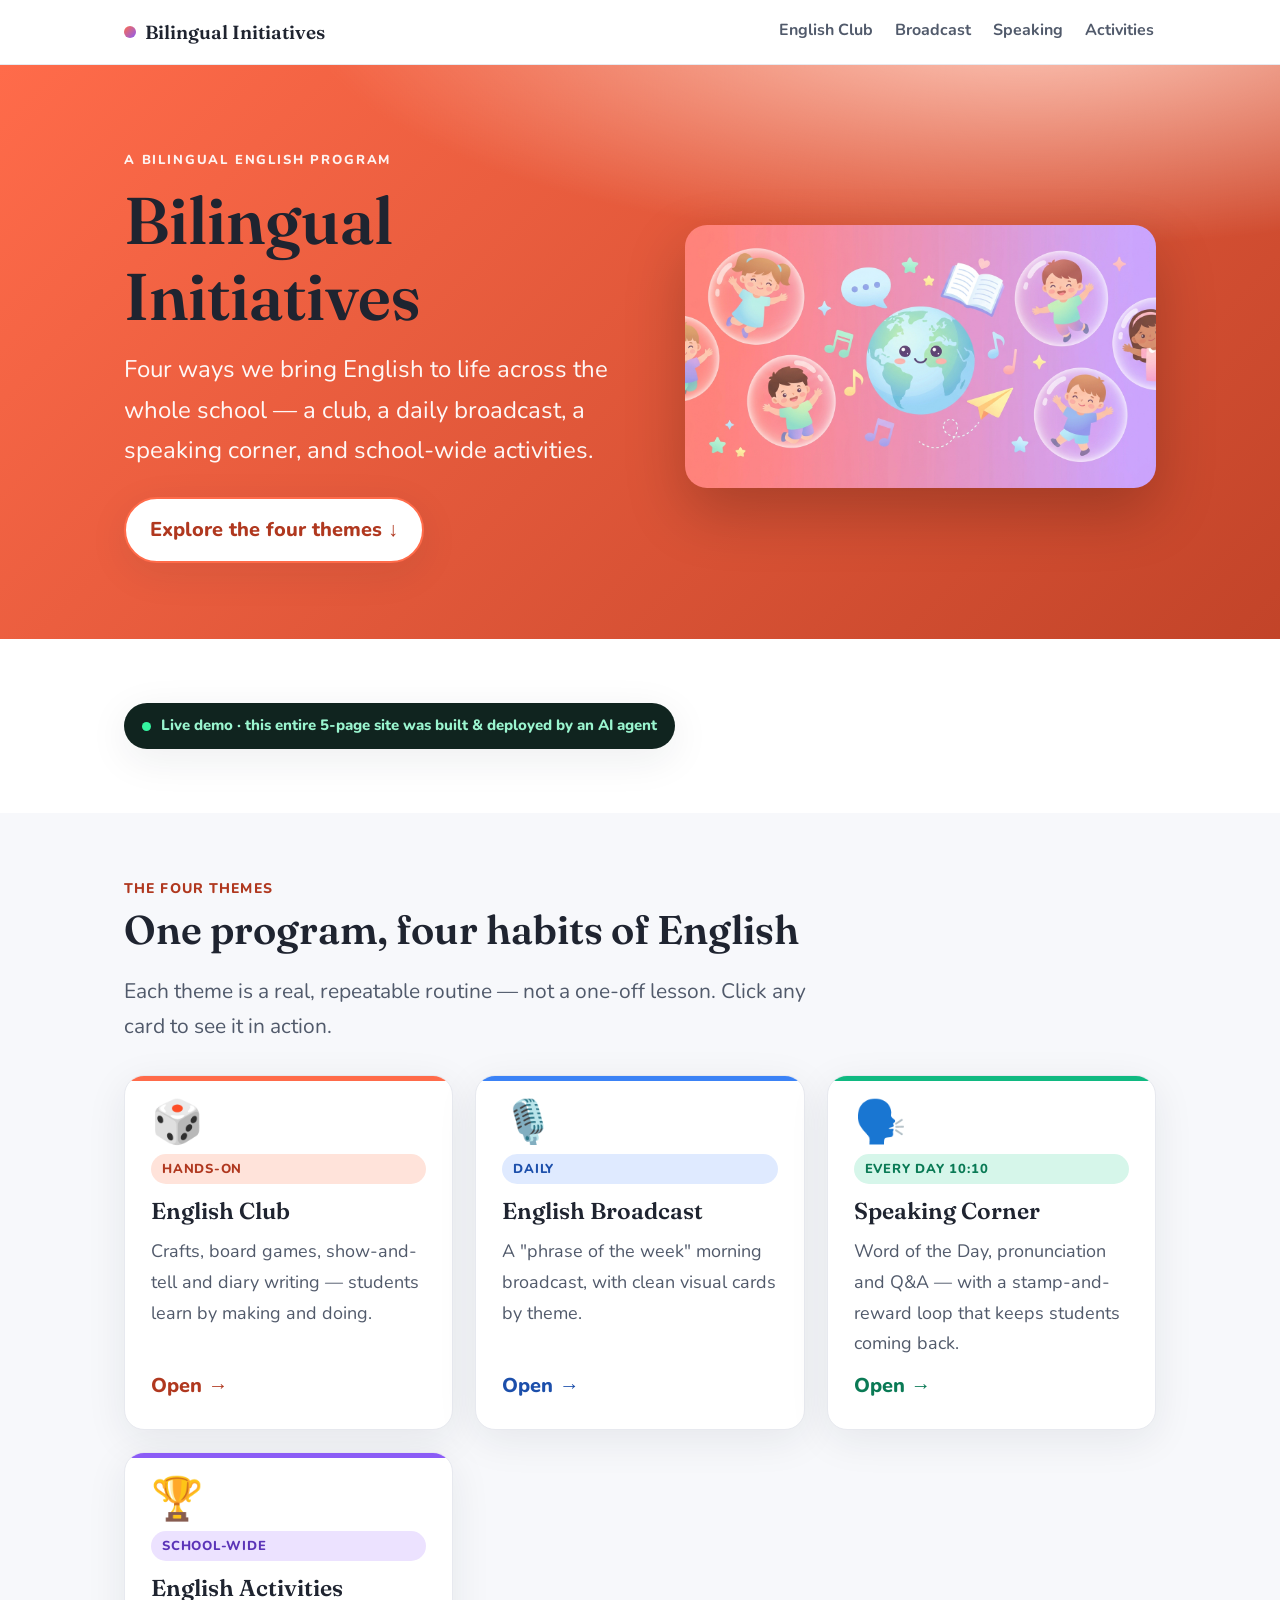
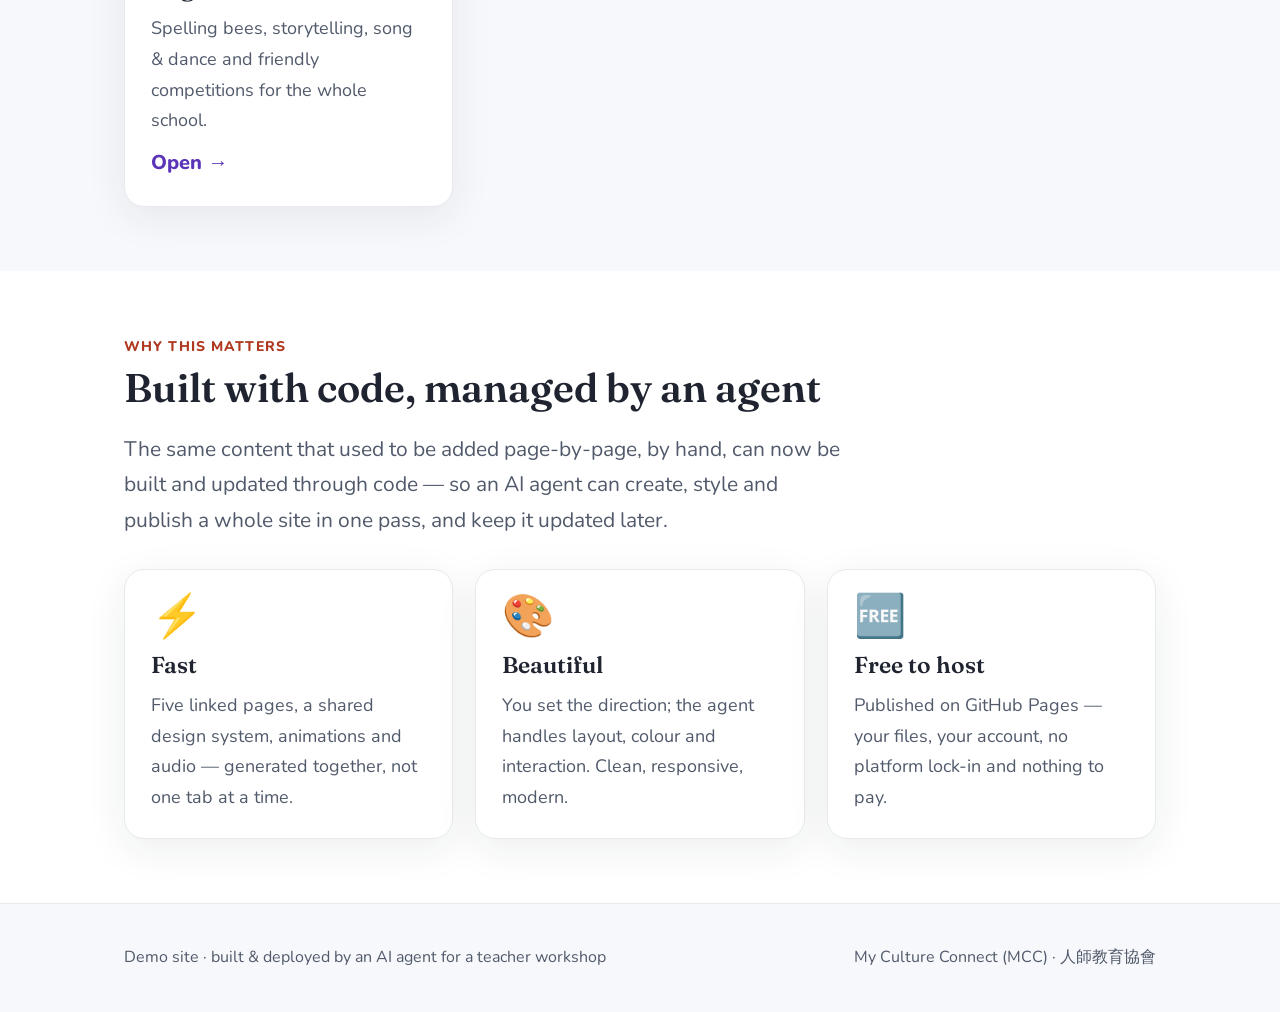
<file: index.html>
<!DOCTYPE html>
<html lang="en">
<head>
<meta charset="UTF-8">
<meta name="viewport" content="width=device-width, initial-scale=1.0">
<title>Bilingual Initiatives — Demo</title>
<meta name="description" content="A demo bilingual-English program site — built and deployed by an AI agent.">
<link rel="preconnect" href="https://fonts.googleapis.com">
<link rel="preconnect" href="https://fonts.gstatic.com" crossorigin>
<link href="https://fonts.googleapis.com/css2?family=Fraunces:opsz,wght@9..144,500;9..144,600;9..144,700&family=Nunito:wght@400;600;700;800&display=swap" rel="stylesheet">
<link rel="stylesheet" href="assets/css/style.css">
<link rel="icon" href="data:image/svg+xml,<svg xmlns='http://www.w3.org/2000/svg' viewBox='0 0 100 100'><text y='.9em' font-size='90'>🌏</text></svg>">
</head>
<body data-accent="club">

<nav class="nav">
  <div class="wrap">
    <a class="brand" href="index.html"><span class="dot"></span> Bilingual Initiatives</a>
    <div class="menu">
      <a class="link" href="english-club.html">English Club</a>
      <a class="link" href="broadcast.html">Broadcast</a>
      <a class="link" href="speaking.html">Speaking</a>
      <a class="link" href="activities.html">Activities</a>
    </div>
  </div>
</nav>

<header class="hero with-art">
  <div class="wrap">
    <div>
      <div class="eyebrow">A Bilingual English Program</div>
      <h1>Bilingual Initiatives</h1>
      <p class="lede">Four ways we bring English to life across the whole school — a club, a daily broadcast, a speaking corner, and school-wide activities.</p>
      <div class="cta-row">
        <a class="btn ghost" href="#themes">Explore the four themes ↓</a>
      </div>
    </div>
    <figure class="hero-art"><img src="assets/img/hero-home.png" alt="Children learning English around a friendly globe" loading="eager"></figure>
  </div>
</header>

<section class="block">
  <div class="wrap">
    <div class="demo-badge rvl"><span class="pip"></span> Live demo · this entire 5-page site was built &amp; deployed by an AI agent</div>
  </div>
</section>

<section class="block alt" id="themes">
  <div class="wrap">
    <p class="kicker">The Four Themes</p>
    <h2>One program, four habits of English</h2>
    <p class="intro">Each theme is a real, repeatable routine — not a one-off lesson. Click any card to see it in action.</p>
    <div class="grid">
      <a class="theme club rvl card" href="english-club.html">
        <span class="ic">🎲</span>
        <span class="tag">Hands-on</span>
        <h3>English Club</h3>
        <p>Crafts, board games, show-and-tell and diary writing — students learn by making and doing.</p>
        <span class="go">Open →</span>
      </a>
      <a class="theme broadcast rvl card" href="broadcast.html">
        <span class="ic">🎙️</span>
        <span class="tag">Daily</span>
        <h3>English Broadcast</h3>
        <p>A "phrase of the week" morning broadcast, with clean visual cards by theme.</p>
        <span class="go">Open →</span>
      </a>
      <a class="theme speaking rvl card" href="speaking.html">
        <span class="ic">🗣️</span>
        <span class="tag">Every day 10:10</span>
        <h3>Speaking Corner</h3>
        <p>Word of the Day, pronunciation and Q&amp;A — with a stamp-and-reward loop that keeps students coming back.</p>
        <span class="go">Open →</span>
      </a>
      <a class="theme activities rvl card" href="activities.html">
        <span class="ic">🏆</span>
        <span class="tag">School-wide</span>
        <h3>English Activities</h3>
        <p>Spelling bees, storytelling, song &amp; dance and friendly competitions for the whole school.</p>
        <span class="go">Open →</span>
      </a>
    </div>
  </div>
</section>

<section class="block">
  <div class="wrap">
    <p class="kicker">Why this matters</p>
    <h2>Built with code, managed by an agent</h2>
    <p class="intro">The same content that used to be added page-by-page, by hand, can now be built and updated through code — so an AI agent can create, style and publish a whole site in one pass, and keep it updated later.</p>
    <div class="grid">
      <div class="card rvl"><span class="ic">⚡</span><h3>Fast</h3><p>Five linked pages, a shared design system, animations and audio — generated together, not one tab at a time.</p></div>
      <div class="card rvl"><span class="ic">🎨</span><h3>Beautiful</h3><p>You set the direction; the agent handles layout, colour and interaction. Clean, responsive, modern.</p></div>
      <div class="card rvl"><span class="ic">🆓</span><h3>Free to host</h3><p>Published on GitHub Pages — your files, your account, no platform lock-in and nothing to pay.</p></div>
    </div>
  </div>
</section>

<footer class="foot">
  <div class="wrap">
    <span>Demo site · built &amp; deployed by an AI agent for a teacher workshop</span>
    <span>My Culture Connect (MCC) · 人師教育協會</span>
  </div>
</footer>

<script src="assets/js/speak.js"></script>
<script src="assets/js/motion.js"></script>
</body>
</html>
</file>
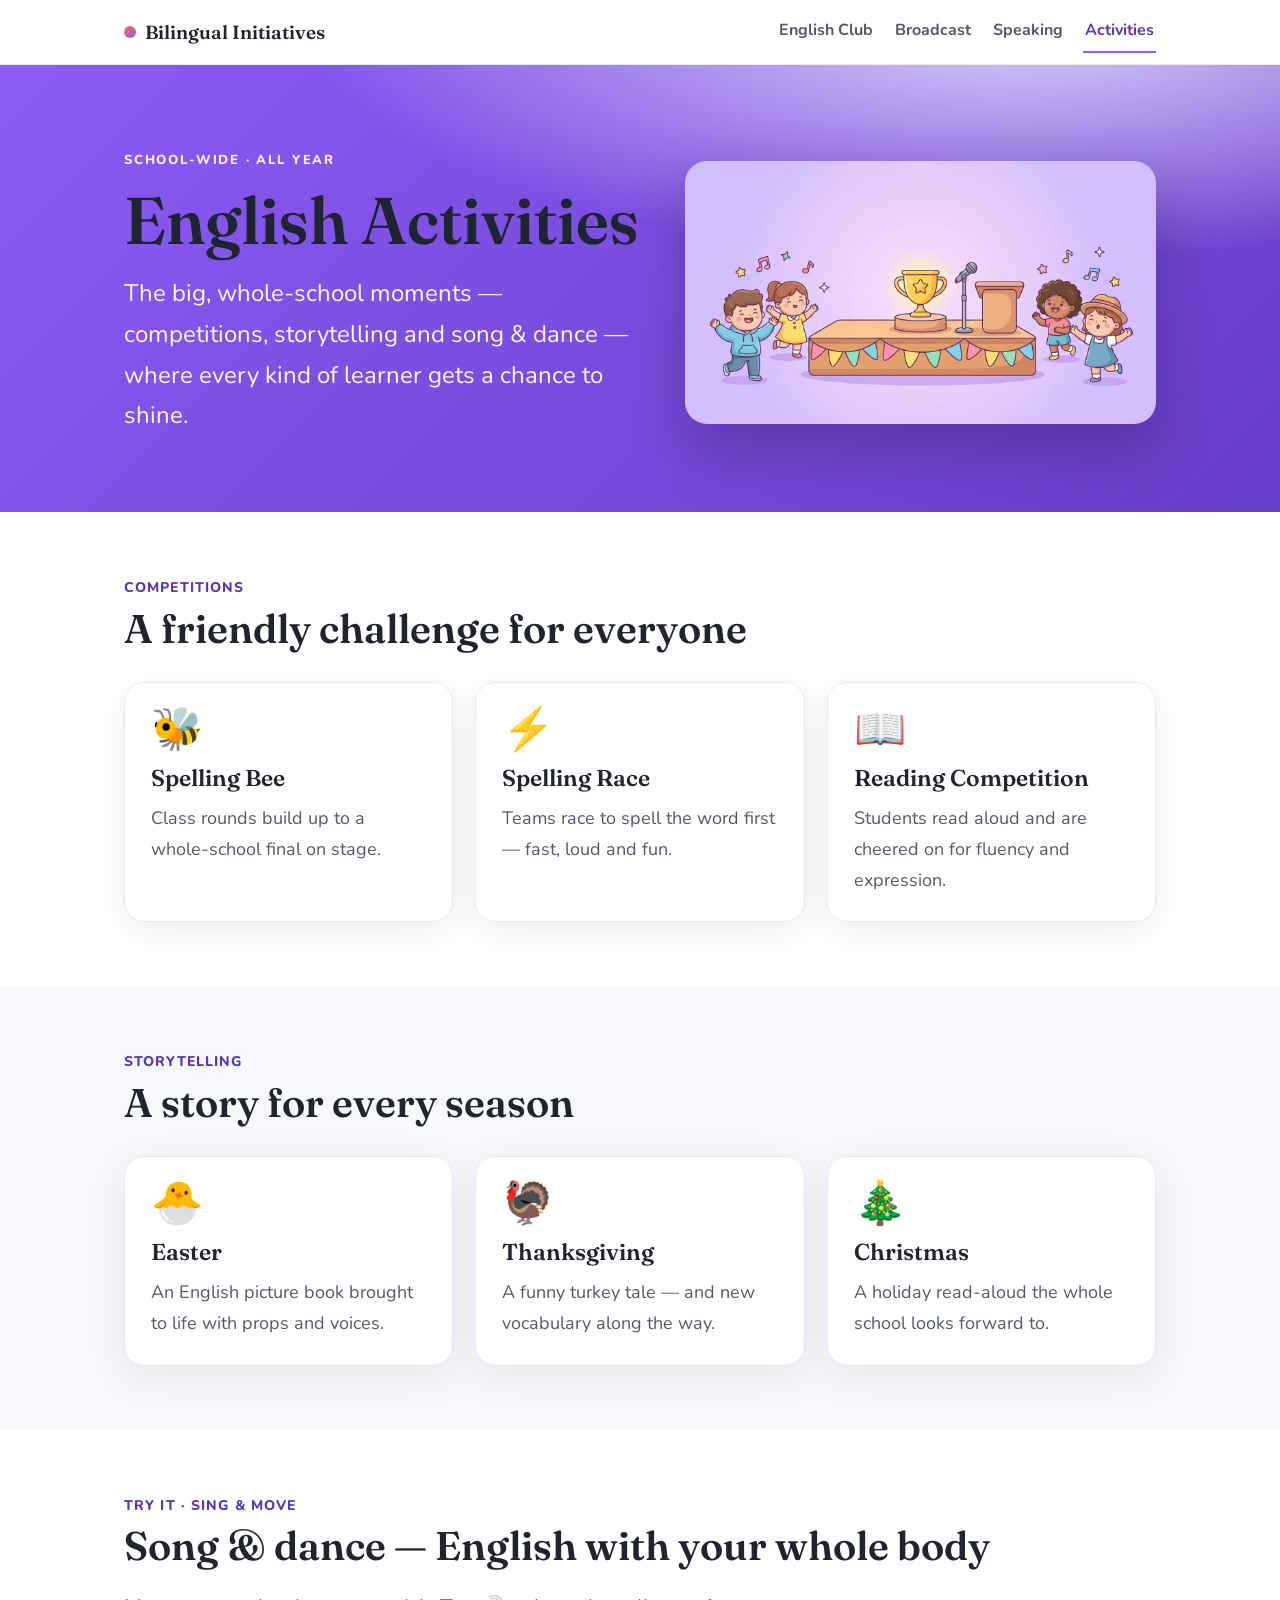
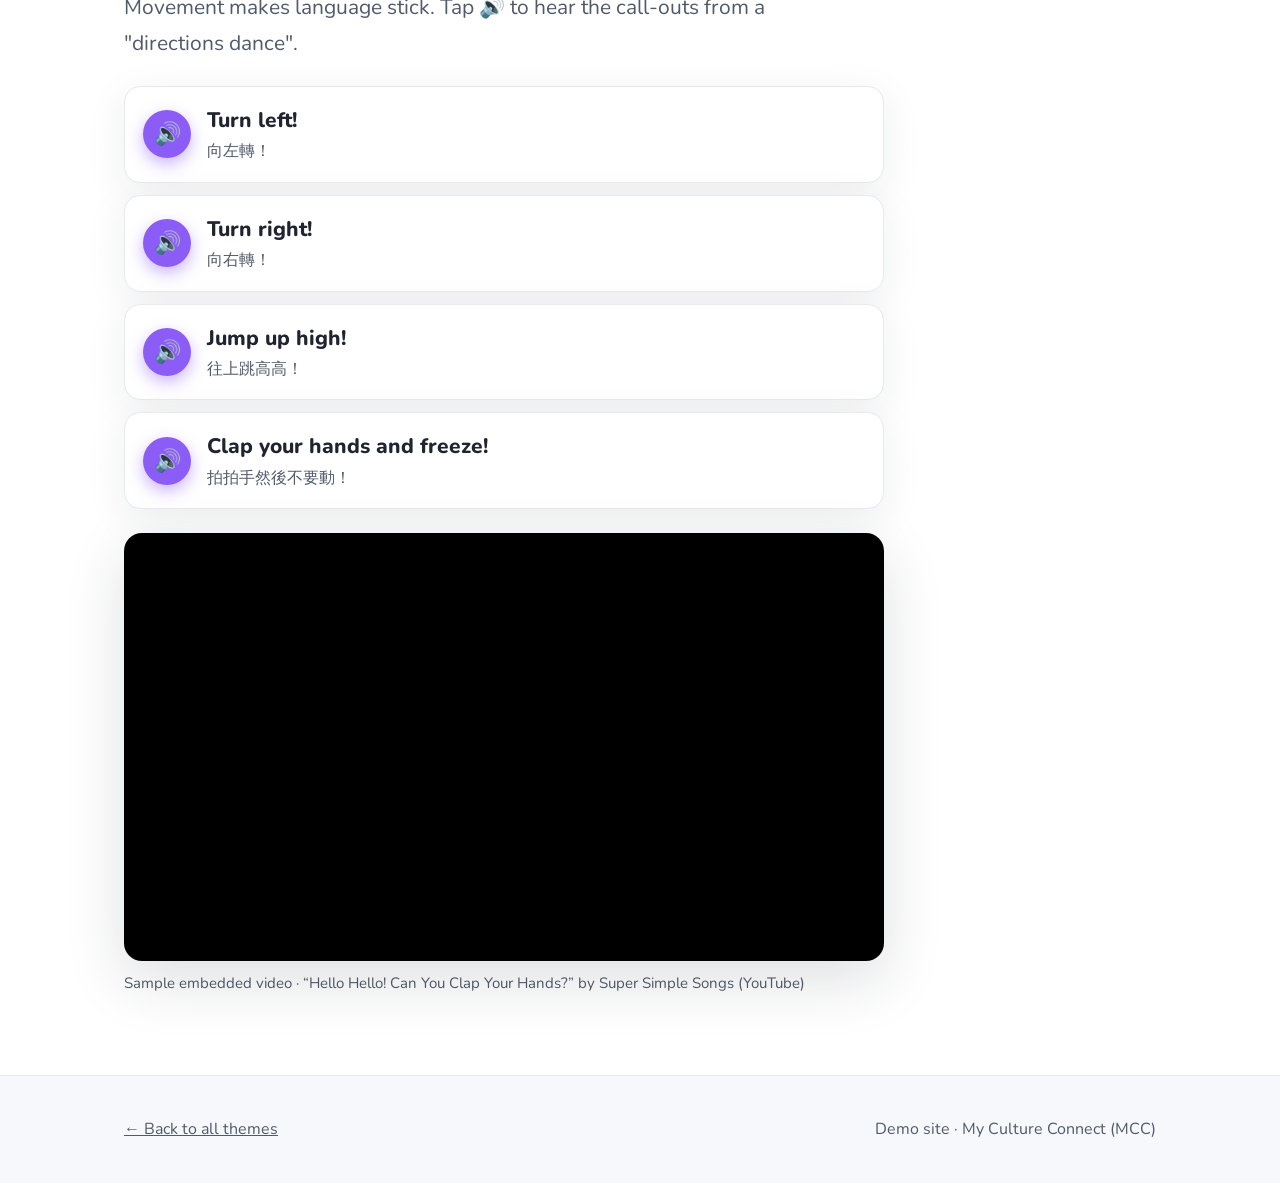
<file: activities.html>
<!DOCTYPE html>
<html lang="en">
<head>
<meta charset="UTF-8">
<meta name="viewport" content="width=device-width, initial-scale=1.0">
<title>English Activities — Bilingual Initiatives</title>
<link rel="preconnect" href="https://fonts.googleapis.com">
<link rel="preconnect" href="https://fonts.gstatic.com" crossorigin>
<link href="https://fonts.googleapis.com/css2?family=Fraunces:opsz,wght@9..144,500;9..144,600;9..144,700&family=Nunito:wght@400;600;700;800&display=swap" rel="stylesheet">
<link rel="stylesheet" href="assets/css/style.css">
<link rel="icon" href="data:image/svg+xml,<svg xmlns='http://www.w3.org/2000/svg' viewBox='0 0 100 100'><text y='.9em' font-size='90'>🏆</text></svg>">
</head>
<body data-accent="activities">

<nav class="nav">
  <div class="wrap">
    <a class="brand" href="index.html"><span class="dot"></span> Bilingual Initiatives</a>
    <div class="menu">
      <a class="link" href="english-club.html">English Club</a>
      <a class="link" href="broadcast.html">Broadcast</a>
      <a class="link" href="speaking.html">Speaking</a>
      <a class="link" href="activities.html" aria-current="page">Activities</a>
    </div>
  </div>
</nav>

<header class="hero with-art">
  <div class="wrap">
    <div>
      <div class="eyebrow">School-wide · All year</div>
      <h1>English Activities</h1>
      <p class="lede">The big, whole-school moments — competitions, storytelling and song &amp; dance — where every kind of learner gets a chance to shine.</p>
    </div>
    <figure class="hero-art"><img src="assets/img/hero-activities.png" alt="A stage with a trophy, children singing and dancing" loading="eager"></figure>
  </div>
</header>

<section class="block">
  <div class="wrap">
    <p class="kicker">Competitions</p>
    <h2>A friendly challenge for everyone</h2>
    <div class="grid">
      <div class="card rvl"><span class="ic">🐝</span><h3>Spelling Bee</h3><p>Class rounds build up to a whole-school final on stage.</p></div>
      <div class="card rvl"><span class="ic">⚡</span><h3>Spelling Race</h3><p>Teams race to spell the word first — fast, loud and fun.</p></div>
      <div class="card rvl"><span class="ic">📖</span><h3>Reading Competition</h3><p>Students read aloud and are cheered on for fluency and expression.</p></div>
    </div>
  </div>
</section>

<section class="block alt">
  <div class="wrap">
    <p class="kicker">Storytelling</p>
    <h2>A story for every season</h2>
    <div class="grid">
      <div class="card rvl"><span class="ic">🐣</span><h3>Easter</h3><p>An English picture book brought to life with props and voices.</p></div>
      <div class="card rvl"><span class="ic">🦃</span><h3>Thanksgiving</h3><p>A funny turkey tale — and new vocabulary along the way.</p></div>
      <div class="card rvl"><span class="ic">🎄</span><h3>Christmas</h3><p>A holiday read-aloud the whole school looks forward to.</p></div>
    </div>
  </div>
</section>

<section class="block">
  <div class="wrap">
    <p class="kicker">Try it · Sing &amp; move</p>
    <h2>Song &amp; dance — English with your whole body</h2>
    <p class="intro">Movement makes language stick. Tap 🔊 to hear the call-outs from a "directions dance".</p>
    <div style="margin-top:24px;max-width:760px">
      <div class="phrase rvl"><button class="speak" aria-label="play">🔊</button><div class="txt"><span class="en">Turn left!</span><span class="zh">向左轉！</span></div></div>
      <div class="phrase rvl"><button class="speak" aria-label="play">🔊</button><div class="txt"><span class="en">Turn right!</span><span class="zh">向右轉！</span></div></div>
      <div class="phrase rvl"><button class="speak" aria-label="play">🔊</button><div class="txt"><span class="en">Jump up high!</span><span class="zh">往上跳高高！</span></div></div>
      <div class="phrase rvl"><button class="speak" aria-label="play">🔊</button><div class="txt"><span class="en">Clap your hands and freeze!</span><span class="zh">拍拍手然後不要動！</span></div></div>
    </div>
    <div class="video-wrap">
      <div class="video-frame">
        <iframe src="https://www.youtube-nocookie.com/embed/fN1Cyr0ZK9M" title="Hello Hello! Can You Clap Your Hands? action song" loading="lazy" allow="accelerometer; autoplay; clipboard-write; encrypted-media; gyroscope; picture-in-picture" allowfullscreen></iframe>
      </div>
      <p class="video-cap">Sample embedded video · “Hello Hello! Can You Clap Your Hands?” by Super Simple Songs (YouTube)</p>
    </div>
  </div>
</section>

<footer class="foot">
  <div class="wrap">
    <span><a href="index.html">← Back to all themes</a></span>
    <span>Demo site · My Culture Connect (MCC)</span>
  </div>
</footer>

<script src="assets/js/speak.js"></script>
<script src="assets/js/motion.js"></script>
</body>
</html>
</file>
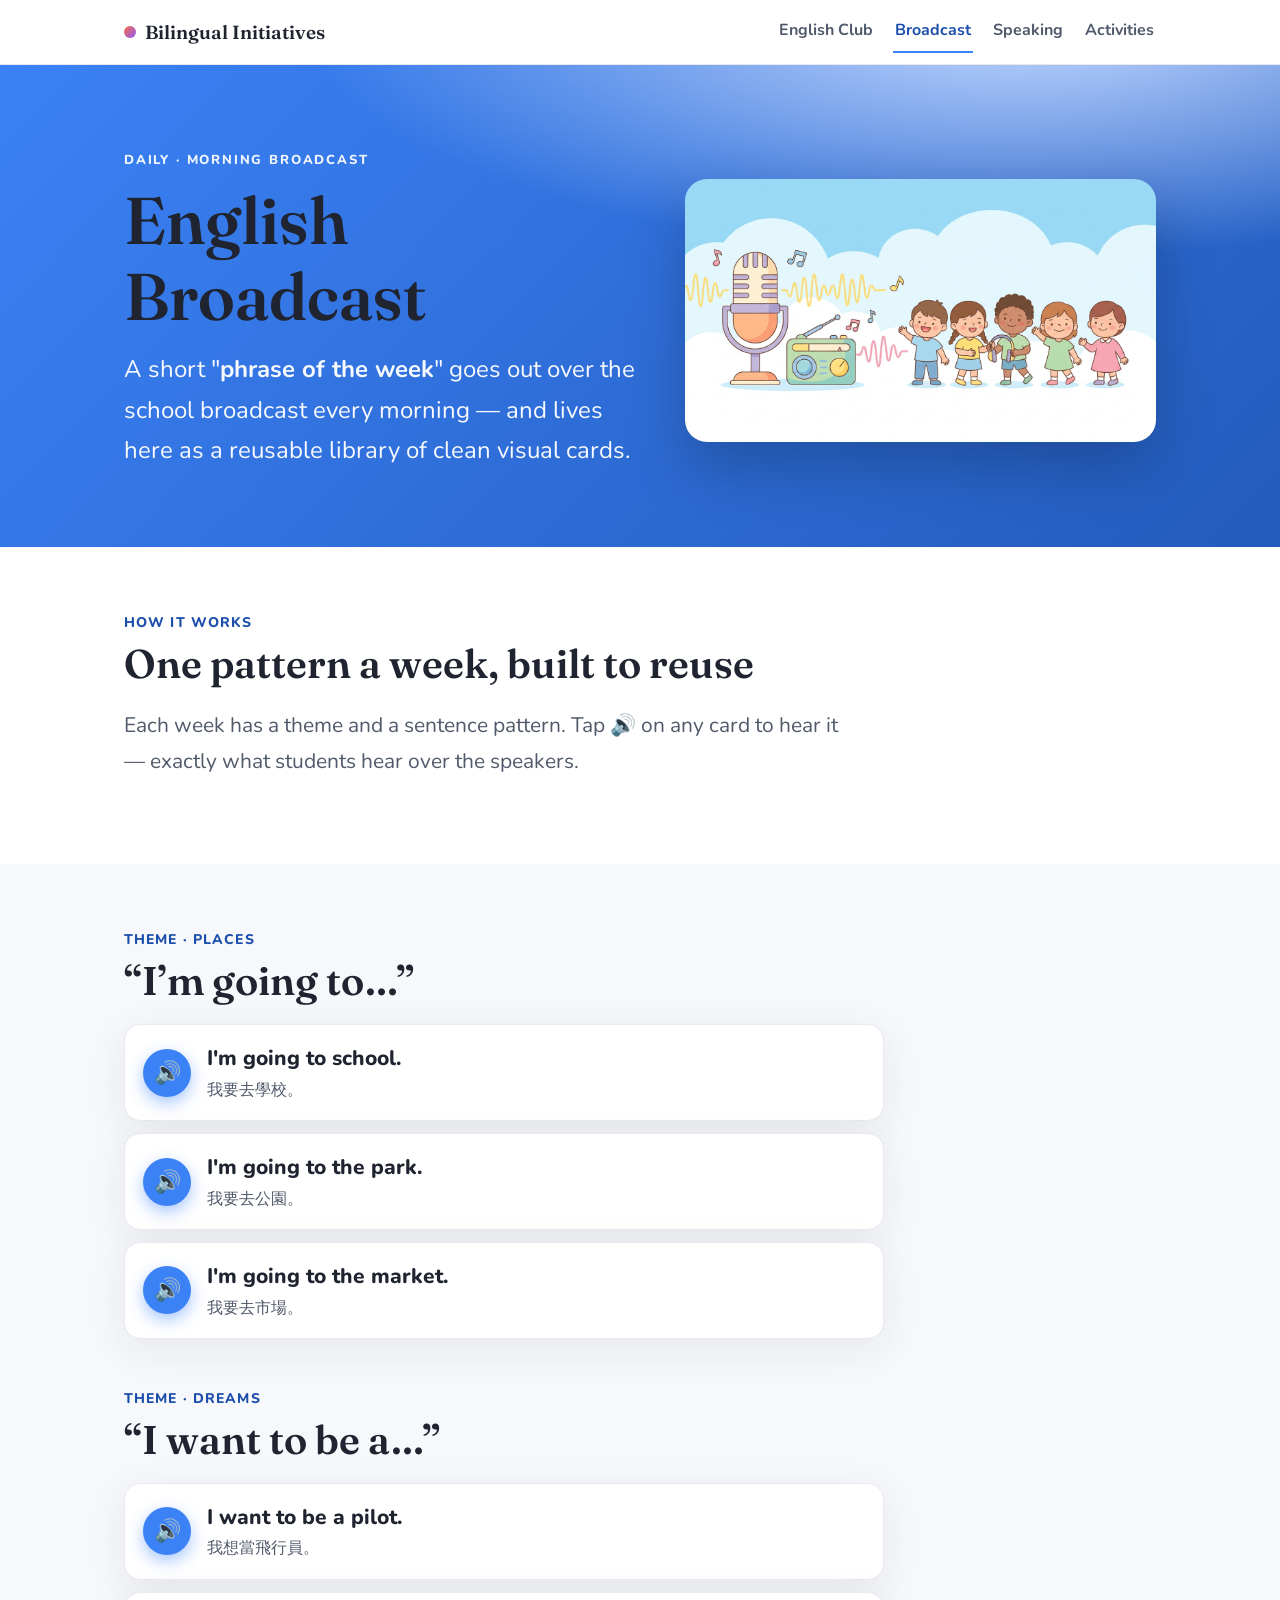
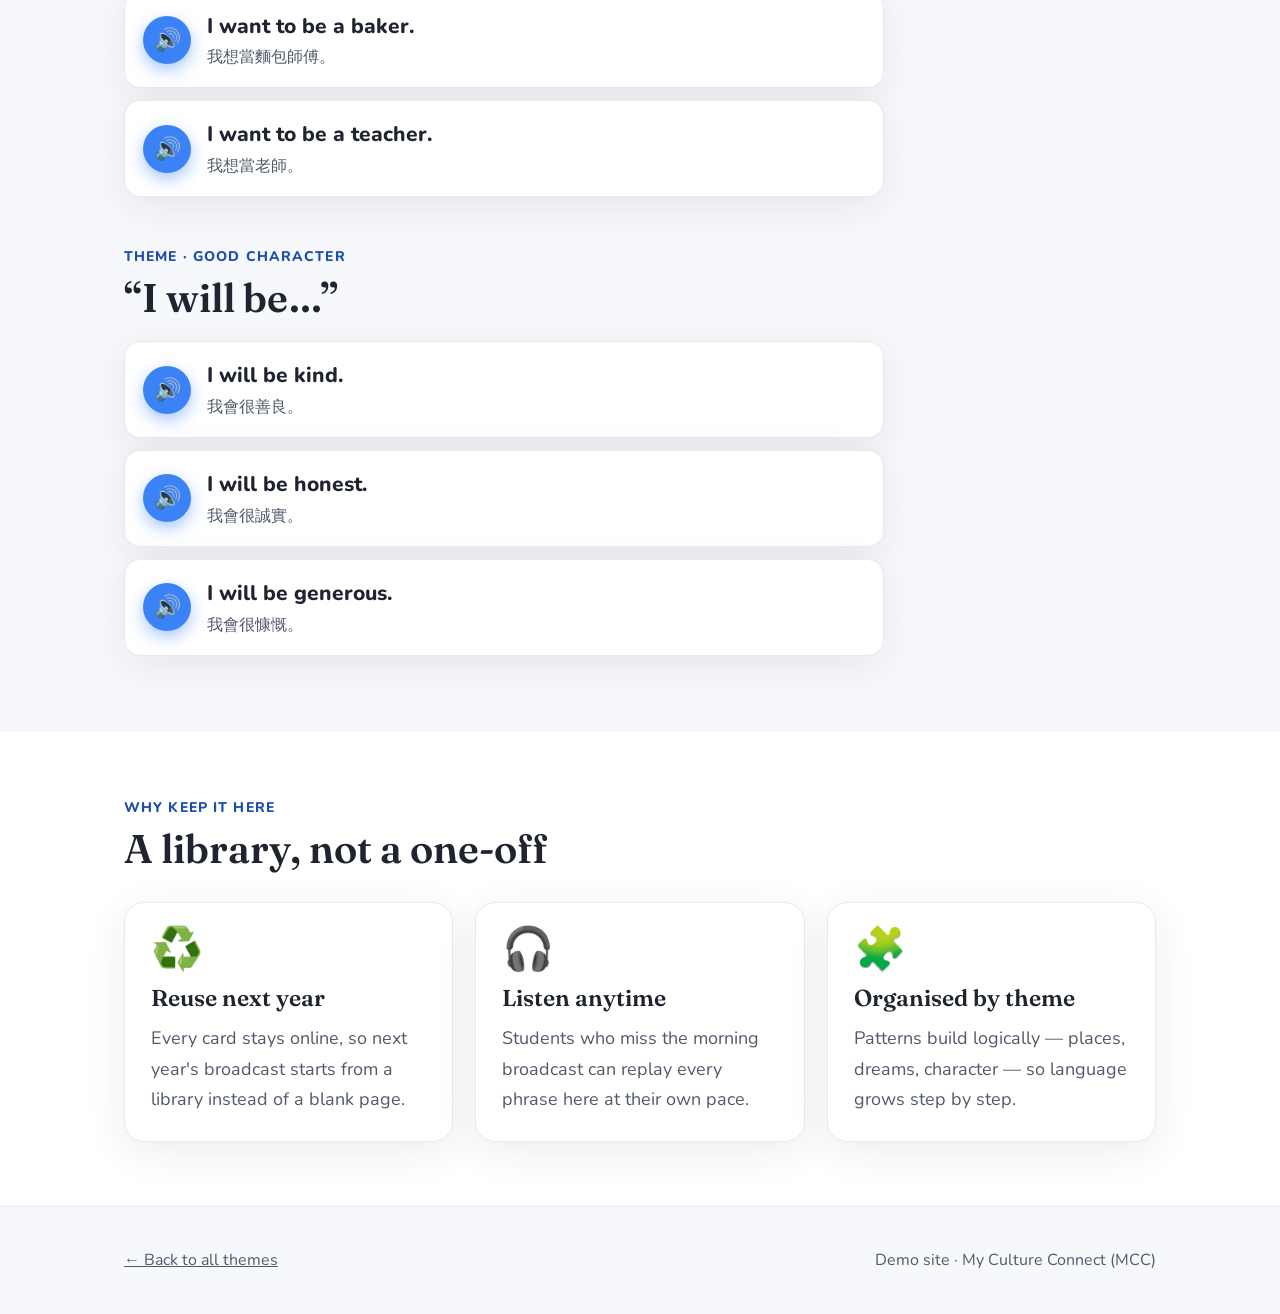
<file: broadcast.html>
<!DOCTYPE html>
<html lang="en">
<head>
<meta charset="UTF-8">
<meta name="viewport" content="width=device-width, initial-scale=1.0">
<title>English Broadcast — Bilingual Initiatives</title>
<link rel="preconnect" href="https://fonts.googleapis.com">
<link rel="preconnect" href="https://fonts.gstatic.com" crossorigin>
<link href="https://fonts.googleapis.com/css2?family=Fraunces:opsz,wght@9..144,500;9..144,600;9..144,700&family=Nunito:wght@400;600;700;800&display=swap" rel="stylesheet">
<link rel="stylesheet" href="assets/css/style.css">
<link rel="icon" href="data:image/svg+xml,<svg xmlns='http://www.w3.org/2000/svg' viewBox='0 0 100 100'><text y='.9em' font-size='90'>🎙️</text></svg>">
</head>
<body data-accent="broadcast">

<nav class="nav">
  <div class="wrap">
    <a class="brand" href="index.html"><span class="dot"></span> Bilingual Initiatives</a>
    <div class="menu">
      <a class="link" href="english-club.html">English Club</a>
      <a class="link" href="broadcast.html" aria-current="page">Broadcast</a>
      <a class="link" href="speaking.html">Speaking</a>
      <a class="link" href="activities.html">Activities</a>
    </div>
  </div>
</nav>

<header class="hero with-art">
  <div class="wrap">
    <div>
      <div class="eyebrow">Daily · Morning Broadcast</div>
      <h1>English Broadcast</h1>
      <p class="lede">A short "<b>phrase of the week</b>" goes out over the school broadcast every morning — and lives here as a reusable library of clean visual cards.</p>
    </div>
    <figure class="hero-art"><img src="assets/img/hero-broadcast.png" alt="A cute broadcast microphone with music notes" loading="eager"></figure>
  </div>
</header>

<section class="block">
  <div class="wrap">
    <p class="kicker">How it works</p>
    <h2>One pattern a week, built to reuse</h2>
    <p class="intro">Each week has a theme and a sentence pattern. Tap 🔊 on any card to hear it — exactly what students hear over the speakers.</p>
  </div>
</section>

<section class="block alt">
  <div class="wrap">
    <p class="kicker">Theme · Places</p>
    <h2>“I’m going to…”</h2>
    <div style="margin-top:20px;max-width:760px">
      <div class="phrase rvl"><button class="speak" aria-label="play">🔊</button><div class="txt"><span class="en">I'm going to school.</span><span class="zh">我要去學校。</span></div></div>
      <div class="phrase rvl"><button class="speak" aria-label="play">🔊</button><div class="txt"><span class="en">I'm going to the park.</span><span class="zh">我要去公園。</span></div></div>
      <div class="phrase rvl"><button class="speak" aria-label="play">🔊</button><div class="txt"><span class="en">I'm going to the market.</span><span class="zh">我要去市場。</span></div></div>
    </div>

    <p class="kicker" style="margin-top:48px">Theme · Dreams</p>
    <h2>“I want to be a…”</h2>
    <div style="margin-top:20px;max-width:760px">
      <div class="phrase rvl"><button class="speak" aria-label="play">🔊</button><div class="txt"><span class="en">I want to be a pilot.</span><span class="zh">我想當飛行員。</span></div></div>
      <div class="phrase rvl"><button class="speak" aria-label="play">🔊</button><div class="txt"><span class="en">I want to be a baker.</span><span class="zh">我想當麵包師傅。</span></div></div>
      <div class="phrase rvl"><button class="speak" aria-label="play">🔊</button><div class="txt"><span class="en">I want to be a teacher.</span><span class="zh">我想當老師。</span></div></div>
    </div>

    <p class="kicker" style="margin-top:48px">Theme · Good Character</p>
    <h2>“I will be…”</h2>
    <div style="margin-top:20px;max-width:760px">
      <div class="phrase rvl"><button class="speak" aria-label="play">🔊</button><div class="txt"><span class="en">I will be kind.</span><span class="zh">我會很善良。</span></div></div>
      <div class="phrase rvl"><button class="speak" aria-label="play">🔊</button><div class="txt"><span class="en">I will be honest.</span><span class="zh">我會很誠實。</span></div></div>
      <div class="phrase rvl"><button class="speak" aria-label="play">🔊</button><div class="txt"><span class="en">I will be generous.</span><span class="zh">我會很慷慨。</span></div></div>
    </div>
  </div>
</section>

<section class="block">
  <div class="wrap">
    <p class="kicker">Why keep it here</p>
    <h2>A library, not a one-off</h2>
    <div class="grid">
      <div class="card rvl"><span class="ic">♻️</span><h3>Reuse next year</h3><p>Every card stays online, so next year's broadcast starts from a library instead of a blank page.</p></div>
      <div class="card rvl"><span class="ic">🎧</span><h3>Listen anytime</h3><p>Students who miss the morning broadcast can replay every phrase here at their own pace.</p></div>
      <div class="card rvl"><span class="ic">🧩</span><h3>Organised by theme</h3><p>Patterns build logically — places, dreams, character — so language grows step by step.</p></div>
    </div>
  </div>
</section>

<footer class="foot">
  <div class="wrap">
    <span><a href="index.html">← Back to all themes</a></span>
    <span>Demo site · My Culture Connect (MCC)</span>
  </div>
</footer>

<script src="assets/js/speak.js"></script>
<script src="assets/js/motion.js"></script>
</body>
</html>
</file>
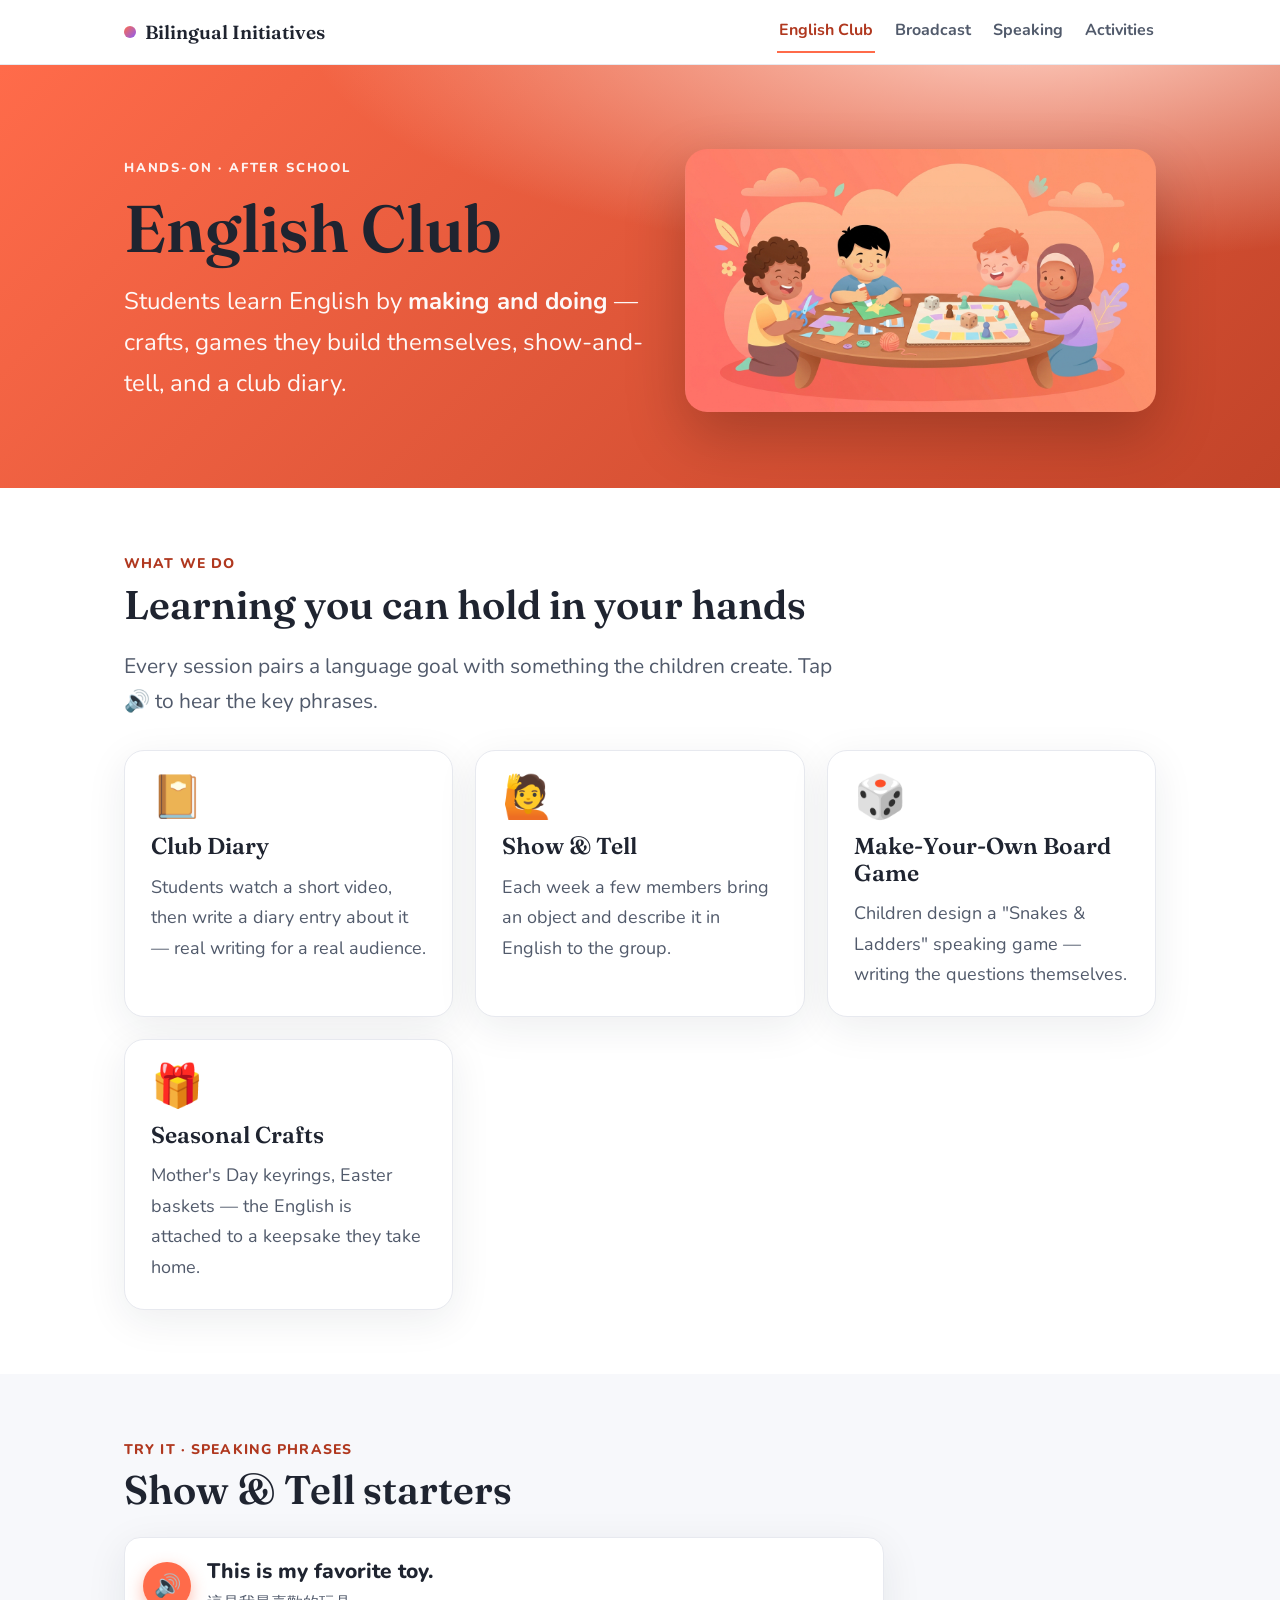
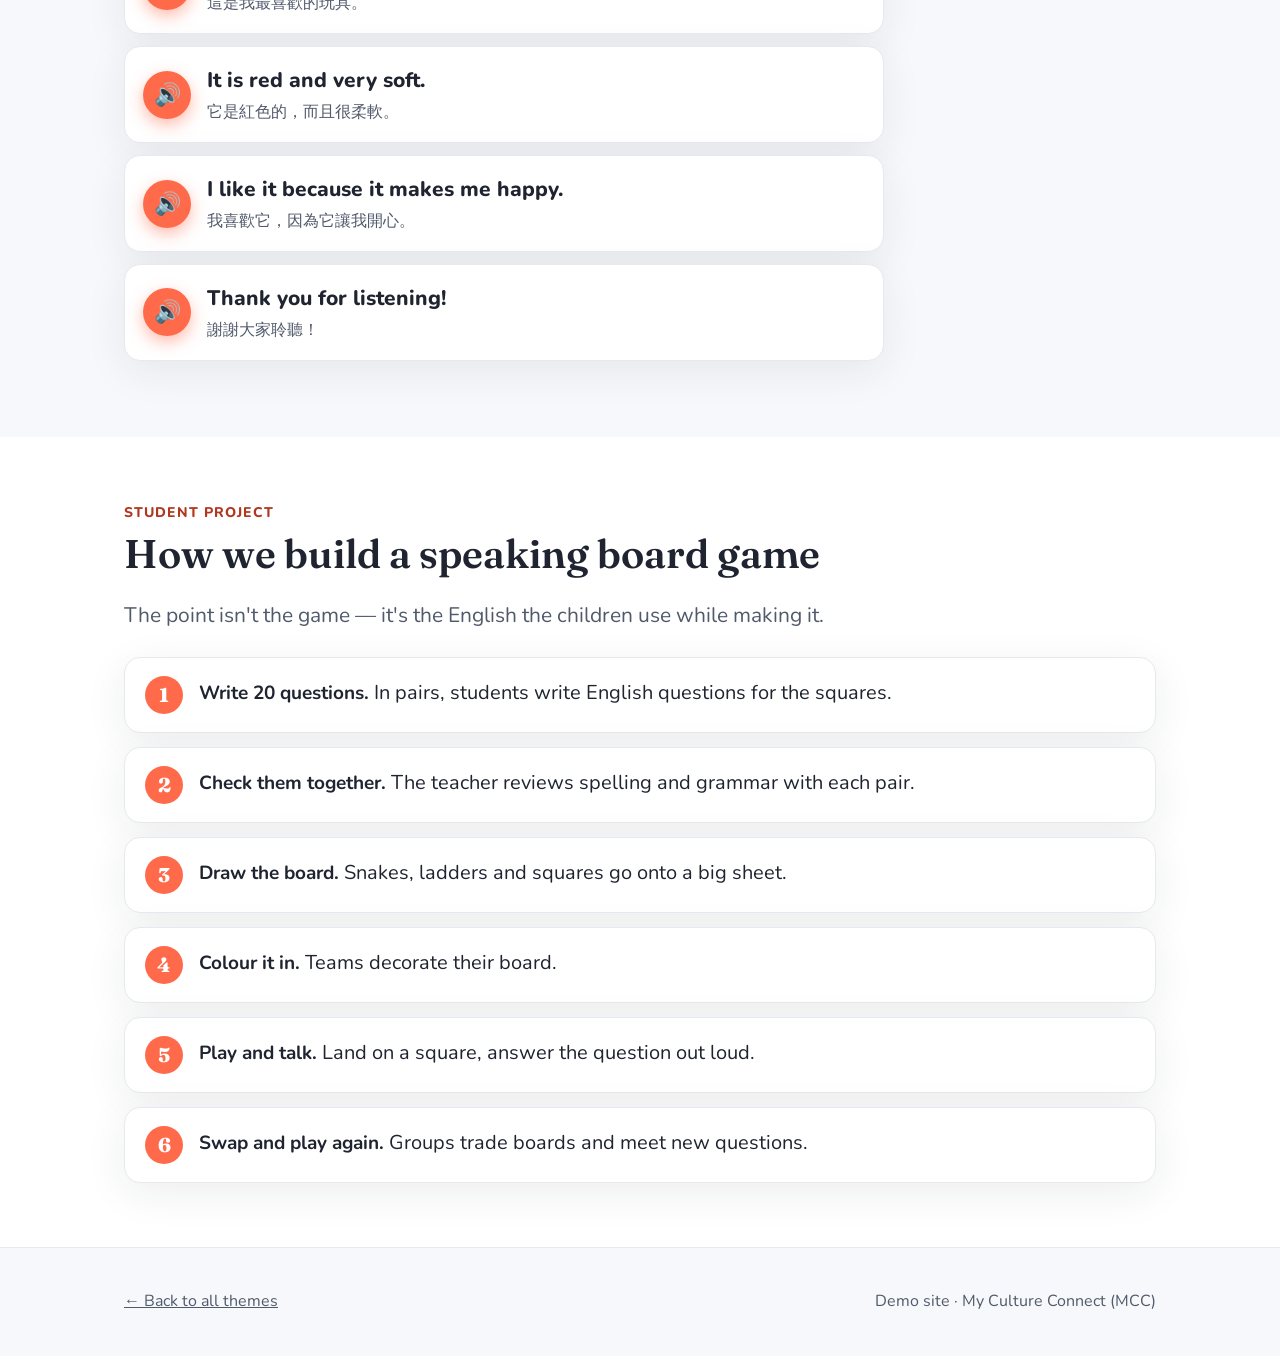
<file: english-club.html>
<!DOCTYPE html>
<html lang="en">
<head>
<meta charset="UTF-8">
<meta name="viewport" content="width=device-width, initial-scale=1.0">
<title>English Club — Bilingual Initiatives</title>
<link rel="preconnect" href="https://fonts.googleapis.com">
<link rel="preconnect" href="https://fonts.gstatic.com" crossorigin>
<link href="https://fonts.googleapis.com/css2?family=Fraunces:opsz,wght@9..144,500;9..144,600;9..144,700&family=Nunito:wght@400;600;700;800&display=swap" rel="stylesheet">
<link rel="stylesheet" href="assets/css/style.css">
<link rel="icon" href="data:image/svg+xml,<svg xmlns='http://www.w3.org/2000/svg' viewBox='0 0 100 100'><text y='.9em' font-size='90'>🎲</text></svg>">
</head>
<body data-accent="club">

<nav class="nav">
  <div class="wrap">
    <a class="brand" href="index.html"><span class="dot"></span> Bilingual Initiatives</a>
    <div class="menu">
      <a class="link" href="english-club.html" aria-current="page">English Club</a>
      <a class="link" href="broadcast.html">Broadcast</a>
      <a class="link" href="speaking.html">Speaking</a>
      <a class="link" href="activities.html">Activities</a>
    </div>
  </div>
</nav>

<header class="hero with-art">
  <div class="wrap">
    <div>
      <div class="eyebrow">Hands-on · After School</div>
      <h1>English Club</h1>
      <p class="lede">Students learn English by <b>making and doing</b> — crafts, games they build themselves, show-and-tell, and a club diary.</p>
    </div>
    <figure class="hero-art"><img src="assets/img/hero-club.png" alt="Cartoon children doing crafts and playing a board game" loading="eager"></figure>
  </div>
</header>

<section class="block">
  <div class="wrap">
    <p class="kicker">What we do</p>
    <h2>Learning you can hold in your hands</h2>
    <p class="intro">Every session pairs a language goal with something the children create. Tap 🔊 to hear the key phrases.</p>
    <div class="grid">
      <div class="card rvl"><span class="ic">📔</span><h3>Club Diary</h3><p>Students watch a short video, then write a diary entry about it — real writing for a real audience.</p></div>
      <div class="card rvl"><span class="ic">🙋</span><h3>Show &amp; Tell</h3><p>Each week a few members bring an object and describe it in English to the group.</p></div>
      <div class="card rvl"><span class="ic">🎲</span><h3>Make-Your-Own Board Game</h3><p>Children design a "Snakes &amp; Ladders" speaking game — writing the questions themselves.</p></div>
      <div class="card rvl"><span class="ic">🎁</span><h3>Seasonal Crafts</h3><p>Mother's Day keyrings, Easter baskets — the English is attached to a keepsake they take home.</p></div>
    </div>
  </div>
</section>

<section class="block alt">
  <div class="wrap">
    <p class="kicker">Try it · Speaking phrases</p>
    <h2>Show &amp; Tell starters</h2>
    <div style="margin-top:24px;max-width:760px">
      <div class="phrase rvl"><button class="speak" aria-label="play">🔊</button><div class="txt"><span class="en">This is my favorite toy.</span><span class="zh">這是我最喜歡的玩具。</span></div></div>
      <div class="phrase rvl"><button class="speak" aria-label="play">🔊</button><div class="txt"><span class="en">It is red and very soft.</span><span class="zh">它是紅色的，而且很柔軟。</span></div></div>
      <div class="phrase rvl"><button class="speak" aria-label="play">🔊</button><div class="txt"><span class="en">I like it because it makes me happy.</span><span class="zh">我喜歡它，因為它讓我開心。</span></div></div>
      <div class="phrase rvl"><button class="speak" aria-label="play">🔊</button><div class="txt"><span class="en">Thank you for listening!</span><span class="zh">謝謝大家聆聽！</span></div></div>
    </div>
  </div>
</section>

<section class="block">
  <div class="wrap">
    <p class="kicker">Student project</p>
    <h2>How we build a speaking board game</h2>
    <p class="intro">The point isn't the game — it's the English the children use while making it.</p>
    <div class="steps">
      <div class="step rvl"><div><b>Write 20 questions.</b> In pairs, students write English questions for the squares.</div></div>
      <div class="step rvl"><div><b>Check them together.</b> The teacher reviews spelling and grammar with each pair.</div></div>
      <div class="step rvl"><div><b>Draw the board.</b> Snakes, ladders and squares go onto a big sheet.</div></div>
      <div class="step rvl"><div><b>Colour it in.</b> Teams decorate their board.</div></div>
      <div class="step rvl"><div><b>Play and talk.</b> Land on a square, answer the question out loud.</div></div>
      <div class="step rvl"><div><b>Swap and play again.</b> Groups trade boards and meet new questions.</div></div>
    </div>
  </div>
</section>

<footer class="foot">
  <div class="wrap">
    <span><a href="index.html">← Back to all themes</a></span>
    <span>Demo site · My Culture Connect (MCC)</span>
  </div>
</footer>

<script src="assets/js/speak.js"></script>
<script src="assets/js/motion.js"></script>
</body>
</html>
</file>
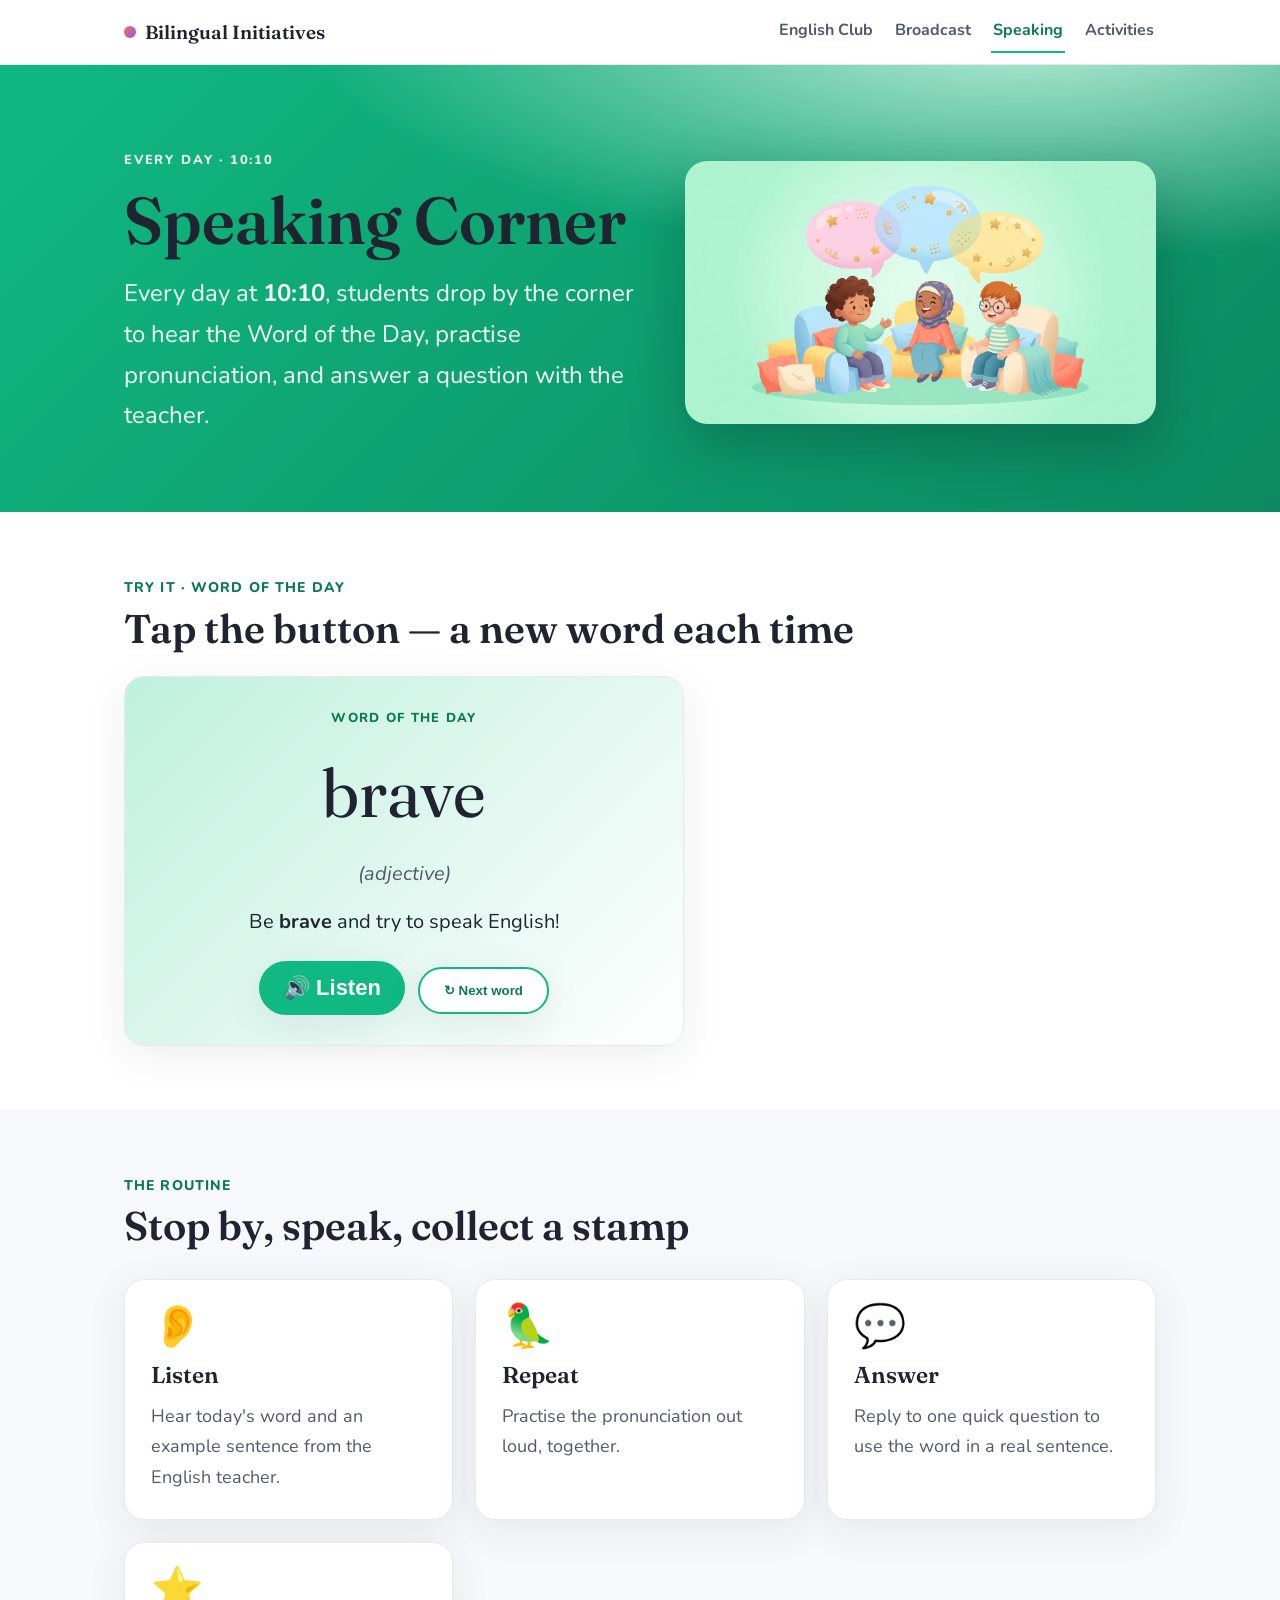
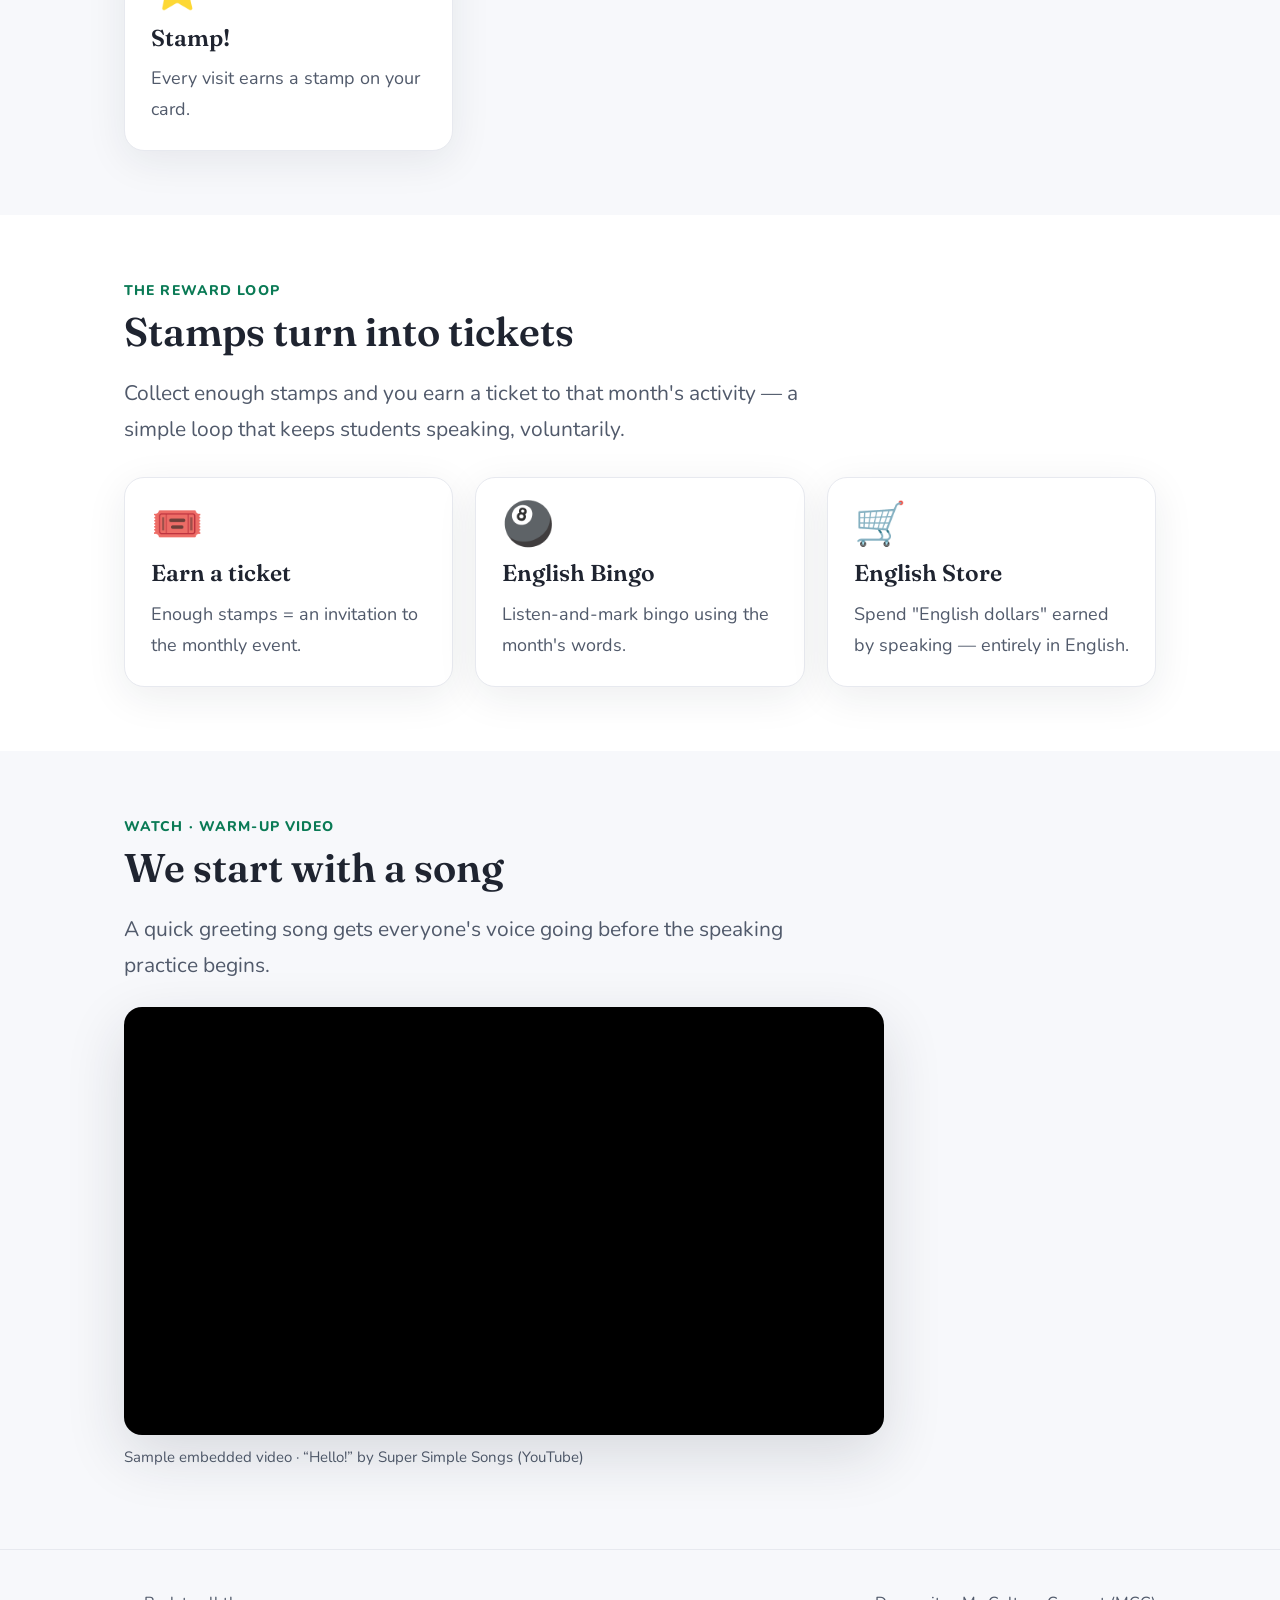
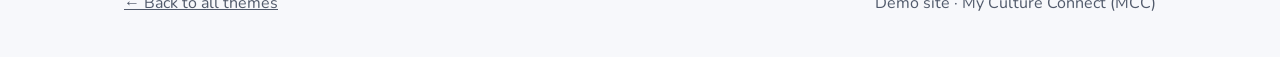
<file: speaking.html>
<!DOCTYPE html>
<html lang="en">
<head>
<meta charset="UTF-8">
<meta name="viewport" content="width=device-width, initial-scale=1.0">
<title>Speaking Corner — Bilingual Initiatives</title>
<link rel="preconnect" href="https://fonts.googleapis.com">
<link rel="preconnect" href="https://fonts.gstatic.com" crossorigin>
<link href="https://fonts.googleapis.com/css2?family=Fraunces:opsz,wght@9..144,500;9..144,600;9..144,700&family=Nunito:wght@400;600;700;800&display=swap" rel="stylesheet">
<link rel="stylesheet" href="assets/css/style.css">
<link rel="icon" href="data:image/svg+xml,<svg xmlns='http://www.w3.org/2000/svg' viewBox='0 0 100 100'><text y='.9em' font-size='90'>🗣️</text></svg>">
</head>
<body data-accent="speaking">

<nav class="nav">
  <div class="wrap">
    <a class="brand" href="index.html"><span class="dot"></span> Bilingual Initiatives</a>
    <div class="menu">
      <a class="link" href="english-club.html">English Club</a>
      <a class="link" href="broadcast.html">Broadcast</a>
      <a class="link" href="speaking.html" aria-current="page">Speaking</a>
      <a class="link" href="activities.html">Activities</a>
    </div>
  </div>
</nav>

<header class="hero with-art">
  <div class="wrap">
    <div>
      <div class="eyebrow">Every day · 10:10</div>
      <h1>Speaking Corner</h1>
      <p class="lede">Every day at <b>10:10</b>, students drop by the corner to hear the Word of the Day, practise pronunciation, and answer a question with the teacher.</p>
    </div>
    <figure class="hero-art"><img src="assets/img/hero-speaking.png" alt="Cartoon children chatting with speech bubbles and stars" loading="eager"></figure>
  </div>
</header>

<section class="block">
  <div class="wrap">
    <p class="kicker">Try it · Word of the Day</p>
    <h2>Tap the button — a new word each time</h2>
    <div class="wotd rvl" style="max-width:560px;margin-top:24px">
      <div class="label">Word of the Day</div>
      <div class="word" id="wotd-word">brave</div>
      <div class="pos" id="wotd-pos">(adjective)</div>
      <p id="wotd-ex" style="font-size:20px;margin:14px 0 22px">Be <b>brave</b> and try to speak English!</p>
      <button class="speak btn" id="wotd-say" data-say="brave. Be brave and try to speak English!" style="border-radius:999px;width:auto;height:auto;padding:14px 24px">🔊 Listen</button>
      <button class="btn ghost" id="wotd-next" style="margin-left:8px">↻ Next word</button>
    </div>
  </div>
</section>

<section class="block alt">
  <div class="wrap">
    <p class="kicker">The routine</p>
    <h2>Stop by, speak, collect a stamp</h2>
    <div class="grid">
      <div class="card rvl"><span class="ic">👂</span><h3>Listen</h3><p>Hear today's word and an example sentence from the English teacher.</p></div>
      <div class="card rvl"><span class="ic">🦜</span><h3>Repeat</h3><p>Practise the pronunciation out loud, together.</p></div>
      <div class="card rvl"><span class="ic">💬</span><h3>Answer</h3><p>Reply to one quick question to use the word in a real sentence.</p></div>
      <div class="card rvl"><span class="ic">⭐</span><h3>Stamp!</h3><p>Every visit earns a stamp on your card.</p></div>
    </div>
  </div>
</section>

<section class="block">
  <div class="wrap">
    <p class="kicker">The reward loop</p>
    <h2>Stamps turn into tickets</h2>
    <p class="intro">Collect enough stamps and you earn a ticket to that month's activity — a simple loop that keeps students speaking, voluntarily.</p>
    <div class="grid">
      <div class="card rvl"><span class="ic">🎟️</span><h3>Earn a ticket</h3><p>Enough stamps = an invitation to the monthly event.</p></div>
      <div class="card rvl"><span class="ic">🎱</span><h3>English Bingo</h3><p>Listen-and-mark bingo using the month's words.</p></div>
      <div class="card rvl"><span class="ic">🛒</span><h3>English Store</h3><p>Spend "English dollars" earned by speaking — entirely in English.</p></div>
    </div>
  </div>
</section>

<section class="block alt">
  <div class="wrap">
    <p class="kicker">Watch · Warm-up video</p>
    <h2>We start with a song</h2>
    <p class="intro">A quick greeting song gets everyone's voice going before the speaking practice begins.</p>
    <div class="video-wrap">
      <div class="video-frame">
        <iframe src="https://www.youtube-nocookie.com/embed/tVlcKp3bWH8" title="Hello! greeting song" loading="lazy" allow="accelerometer; autoplay; clipboard-write; encrypted-media; gyroscope; picture-in-picture" allowfullscreen></iframe>
      </div>
      <p class="video-cap">Sample embedded video · “Hello!” by Super Simple Songs (YouTube)</p>
    </div>
  </div>
</section>

<footer class="foot">
  <div class="wrap">
    <span><a href="index.html">← Back to all themes</a></span>
    <span>Demo site · My Culture Connect (MCC)</span>
  </div>
</footer>

<script src="assets/js/speak.js"></script>
<script src="assets/js/motion.js"></script>
<script>
(function(){
  var words = [
    {w:"brave",   p:"(adjective)", ex:"Be <b>brave</b> and try to speak English!", say:"brave. Be brave and try to speak English!"},
    {w:"curious",  p:"(adjective)", ex:"A <b>curious</b> student asks lots of questions.", say:"curious. A curious student asks lots of questions."},
    {w:"share",   p:"(verb)",      ex:"Please <b>share</b> your idea with the class.", say:"share. Please share your idea with the class."},
    {w:"grateful", p:"(adjective)", ex:"I am <b>grateful</b> for my friends.", say:"grateful. I am grateful for my friends."},
    {w:"explore", p:"(verb)",      ex:"Let's <b>explore</b> a new topic today.", say:"explore. Let's explore a new topic today."},
    {w:"kind",    p:"(adjective)", ex:"It is good to be <b>kind</b> to everyone.", say:"kind. It is good to be kind to everyone."}
  ];
  var i = 0;
  var wEl=document.getElementById('wotd-word'), pEl=document.getElementById('wotd-pos'),
      exEl=document.getElementById('wotd-ex'), sayBtn=document.getElementById('wotd-say'),
      nextBtn=document.getElementById('wotd-next');
  function render(){ var d=words[i]; wEl.textContent=d.w; pEl.textContent=d.p; exEl.innerHTML=d.ex; sayBtn.setAttribute('data-say', d.say); }
  nextBtn.addEventListener('click', function(){ i=(i+1)%words.length; render(); });
  render();
})();
</script>
</body>
</html>
</file>
<file: assets/css/style.css>
/* ============================================================
   Bilingual Initiatives — Demo
   Shared stylesheet. Built to demonstrate AI-agent site building.
   ============================================================ */

:root {
  --ink: #1f2430;
  --ink-soft: #515a6b;
  --line: #e7e9ef;
  --bg: #ffffff;
  --bg-soft: #f7f8fb;

  /* theme accents (overridden per page via body[data-accent]) */
  --accent: #ff6b4a;
  --accent-2: #ffb199;
  --accent-ink: #b0381f;

  --maxw: 1080px;
  --radius: 20px;
  --shadow: 0 10px 40px rgba(31, 36, 48, .08);
  --shadow-lg: 0 20px 60px rgba(31, 36, 48, .14);

  --font-head: 'Fraunces', Georgia, serif;
  --font-body: 'Nunito', -apple-system, 'PingFang TC', 'Microsoft JhengHei', sans-serif;
}

/* per-theme accents */
body[data-accent="club"]      { --accent:#ff6b4a; --accent-2:#ffd1c4; --accent-ink:#b0381f; }
body[data-accent="broadcast"] { --accent:#3b82f6; --accent-2:#c7dbff; --accent-ink:#1c4fab; }
body[data-accent="speaking"]  { --accent:#10b981; --accent-2:#bff0de; --accent-ink:#0a7a55; }
body[data-accent="activities"]{ --accent:#8b5cf6; --accent-2:#ddd1fb; --accent-ink:#5b34b8; }

* { box-sizing: border-box; }

html { scroll-behavior: smooth; }

body {
  margin: 0;
  font-family: var(--font-body);
  color: var(--ink);
  background: var(--bg);
  font-size: 20px;
  line-height: 1.7;
  -webkit-font-smoothing: antialiased;
}

h1, h2, h3 { font-family: var(--font-head); font-weight: 600; line-height: 1.15; color: var(--ink); }

a { color: var(--accent-ink); }

.wrap { max-width: var(--maxw); margin: 0 auto; padding: 0 24px; }

/* ---------- top nav ---------- */
.nav {
  position: sticky; top: 0; z-index: 50;
  background: rgba(255,255,255,.86);
  backdrop-filter: saturate(180%) blur(12px);
  border-bottom: 1px solid var(--line);
}
.nav .wrap { display: flex; align-items: center; gap: 18px; height: 64px; }
.nav .brand { font-family: var(--font-head); font-weight: 600; font-size: 19px; color: var(--ink); text-decoration: none; margin-right: auto; display: flex; align-items: center; gap: 9px; }
.nav .brand .dot { width: 12px; height: 12px; border-radius: 50%; background: linear-gradient(135deg, #ff6b4a, #8b5cf6); }
.nav a.link { color: var(--ink-soft); text-decoration: none; font-weight: 700; font-size: 16px; padding: 6px 2px; border-bottom: 2px solid transparent; transition: .15s; }
.nav a.link:hover, .nav a.link[aria-current="page"] { color: var(--accent-ink); border-bottom-color: var(--accent); }
.nav .menu { display: flex; gap: 18px; flex-wrap: wrap; }
@media (max-width: 720px) {
  .nav .wrap { height: auto; padding-top: 10px; padding-bottom: 10px; flex-wrap: wrap; }
  .nav .menu { gap: 12px; width: 100%; }
  .nav a.link { font-size: 15px; }
}

/* ---------- hero / banner ---------- */
.hero {
  position: relative; overflow: hidden;
  padding: 84px 0 76px;
  background:
    radial-gradient(1200px 400px at 80% -10%, var(--accent-2), transparent 60%),
    linear-gradient(135deg, var(--accent) 0%, var(--accent-ink) 130%);
  color: #fff;
}
.hero.soft {
  background:
    radial-gradient(900px 360px at 15% 0%, var(--accent-2), transparent 55%),
    linear-gradient(135deg, #fff 0%, var(--bg-soft) 100%);
  color: var(--ink);
}
.hero .eyebrow { font-weight: 800; letter-spacing: .14em; text-transform: uppercase; font-size: 13px; opacity: .92; }
.hero h1 { font-size: clamp(38px, 6vw, 66px); margin: 12px 0 14px; }
.hero p.lede { font-size: clamp(19px, 2.4vw, 24px); max-width: 640px; margin: 0; opacity: .96; }
.hero .emoji { font-size: clamp(56px, 10vw, 104px); line-height: 1; margin-bottom: 8px; filter: drop-shadow(0 8px 20px rgba(0,0,0,.18)); }
.hero .float { position: absolute; opacity: .22; font-size: 120px; user-select: none; pointer-events: none; }
.hero .float.a { top: 8%; right: 6%; }
.hero .float.b { bottom: -10%; right: 22%; font-size: 90px; }
.hero .float.c { top: 30%; right: 38%; font-size: 64px; }

/* hero with illustration (two-column) */
.hero.with-art .wrap { display: grid; grid-template-columns: 1.05fr .95fr; gap: 40px; align-items: center; }
.hero.with-art .float { display: none; }
.hero-art { margin: 0; }
.hero-art img { width: 100%; height: auto; display: block; border-radius: 22px; box-shadow: 0 24px 60px rgba(0,0,0,.22); background: #fff; }
@media (max-width: 820px) {
  .hero.with-art .wrap { grid-template-columns: 1fr; gap: 26px; }
  .hero-art { order: -1; }
}

/* media gallery */
.gallery { display:grid; gap:18px; grid-template-columns:repeat(auto-fit,minmax(240px,1fr)); margin-top:28px; }
.gallery figure { margin:0; background:#fff; border:1px solid var(--line); border-radius:16px; overflow:hidden; box-shadow:var(--shadow); }
.gallery img { width:100%; height:200px; object-fit:cover; display:block; }
.gallery figcaption { padding:12px 16px; color:var(--ink-soft); font-size:16px; font-weight:700; }

/* responsive video embed */
.video-wrap { max-width:760px; margin:24px 0 0; }
.video-frame { position:relative; padding-top:56.25%; border-radius:18px; overflow:hidden; box-shadow:var(--shadow-lg); background:#000; }
.video-frame iframe { position:absolute; inset:0; width:100%; height:100%; border:0; }
.video-cap { color:var(--ink-soft); font-size:15px; margin-top:10px; }

/* ---------- featured video with fancy animated frame ---------- */
.v-feature { background:
    radial-gradient(900px 360px at 85% 0%, #ece2ff, transparent 60%),
    radial-gradient(700px 300px at 0% 100%, #ffe3da, transparent 55%),
    var(--bg-soft); }
.v-feature .lay { display:grid; grid-template-columns: 1.15fr .85fr; gap:36px; align-items:center; margin-top:30px; }
@media (max-width: 900px){ .v-feature .lay { grid-template-columns:1fr; gap:24px; } }

.v-fancy { position:relative; border-radius:28px; padding:9px; isolation:isolate;
  background:linear-gradient(125deg,#7a5310,#caa12e 18%,#ffe79a 34%,#fff6cf 44%,#ffd86b 56%,#b8860b 72%,#ffe79a 86%,#7a5310);
  background-size:300% 300%; animation:goldshimmer 5s linear infinite;
  box-shadow:0 0 0 1px rgba(180,134,11,.5), 0 22px 60px rgba(120,80,10,.40), inset 0 0 14px rgba(255,247,200,.5);
}
@keyframes goldshimmer { 0%{background-position:0% 50%} 100%{background-position:300% 50%} }

/* rotating golden halo behind the frame */
.v-fancy::before { content:""; position:absolute; inset:-7px; z-index:-1; border-radius:34px;
  background:conic-gradient(from 0deg, #ffd700,#fff3b0,#d4af37,#ffe79a,#b8860b,#ffcf40,#fff6cf,#ffd700);
  filter:blur(13px); opacity:.85; animation:spin 6s linear infinite; }
@keyframes spin { to { transform:rotate(360deg); } }

/* pulsing outer glow */
.v-fancy .inner { background:#000; border-radius:21px; overflow:hidden; position:relative;
  box-shadow:0 0 0 2px rgba(0,0,0,.25); animation:goldpulse 2.8s ease-in-out infinite; }
@keyframes goldpulse {
  0%,100%{ box-shadow:0 0 0 2px rgba(0,0,0,.25), 0 0 22px 2px rgba(255,210,80,.45); }
  50%    { box-shadow:0 0 0 2px rgba(0,0,0,.25), 0 0 40px 8px rgba(255,215,0,.85); }
}
.v-fancy .video-frame { border-radius:21px; box-shadow:none; }

/* "Featured" ribbon — gold, with its own shimmer */
.v-fancy::after { content:"★ Featured"; position:absolute; top:-15px; left:22px; z-index:3;
  color:#5a3d00; font-weight:900; font-size:13px; letter-spacing:.06em;
  padding:7px 16px; border-radius:999px;
  background:linear-gradient(100deg,#ffe79a,#fff8dc,#ffcf40,#fff8dc,#ffe79a);
  background-size:200% 100%; animation:goldshimmer 3s linear infinite;
  box-shadow:0 6px 16px rgba(180,134,11,.5), inset 0 0 0 1px rgba(255,255,255,.6); }

/* twinkling sparkles (more of them, varied) */
.v-spark { position:absolute; z-index:3; font-size:24px; pointer-events:none;
  filter:drop-shadow(0 2px 6px rgba(180,134,11,.6)); animation:twinkle 2.4s ease-in-out infinite; }
.v-spark.s1 { top:-16px;  right:-12px; font-size:30px; animation-delay:0s; }
.v-spark.s2 { bottom:-14px; left:-10px; font-size:26px; animation-delay:.9s; }
.v-spark.s3 { top:40%;    right:-16px; font-size:20px; animation-delay:.5s; }
.v-spark.s4 { top:-12px;  left:38%;   font-size:18px; animation-delay:1.4s; }
.v-spark.s5 { bottom:-12px; right:30%; font-size:22px; animation-delay:1.9s; }
@keyframes twinkle {
  0%,100%{ opacity:.25; transform:scale(.7) rotate(0deg); }
  50%    { opacity:1;   transform:scale(1.25) rotate(18deg); }
}
@media (prefers-reduced-motion: reduce) {
  .v-fancy, .v-fancy::before, .v-fancy::after, .v-fancy .inner, .v-spark { animation:none; }
}

/* stacked featured layout (video on top, transcript + quiz below) */
.v-stack { max-width:780px; margin:34px auto 0; }
.v-stack .v-title { font-size:26px; margin:26px 0 4px; text-align:center; }
.v-stack .by { color:var(--ink-soft); font-weight:700; margin:0 0 16px; text-align:center; }

/* ---------- QR card ---------- */
.qr-card { display:flex; gap:24px; align-items:center; justify-content:center; flex-wrap:wrap;
  background:#fff; border:1px solid var(--line); border-radius:20px; box-shadow:var(--shadow);
  padding:22px 28px; max-width:560px; margin:40px auto 0; }
.qr-card img { width:168px; height:168px; border-radius:12px; flex:none; }
.qr-card .qr-txt { text-align:left; min-width:200px; flex:1; }
.qr-card .qr-txt .big { font-family:var(--font-head); font-size:22px; font-weight:600; }
.qr-card .qr-txt p { margin:6px 0 0; color:var(--ink-soft); font-size:16px; }
.qr-card .qr-url { display:inline-block; margin-top:10px; font-size:13px; color:var(--accent-ink);
  background:var(--bg-soft); border:1px solid var(--line); border-radius:8px; padding:5px 10px; word-break:break-all; }
@media (max-width:480px){ .qr-card { flex-direction:column; text-align:center; } .qr-card .qr-txt{ text-align:center; } }

/* ---------- inline quiz ---------- */
.quiz-head { text-align:center; margin:38px 0 0; }
.ident { display:flex; gap:16px; flex-wrap:wrap; margin-top:14px; }
.ident label { flex:1; min-width:220px; display:flex; flex-direction:column; gap:6px; font-weight:800; color:var(--ink); }
.ident input { font:inherit; font-size:18px; padding:12px 14px; border:2px solid var(--line); border-radius:12px; }
.ident input:focus { outline:none; border-color:var(--accent); }
.q { background:#fff; border:1px solid var(--line); border-radius:18px; box-shadow:var(--shadow); padding:22px 24px; margin:18px 0; }
.q .qhead { display:flex; align-items:flex-start; gap:12px; }
.q .qnum { flex:none; width:34px; height:34px; border-radius:50%; background:var(--accent); color:#fff; font-weight:800; display:grid; place-items:center; font-family:var(--font-head); }
.q .qtext { font-size:20px; font-weight:800; }
.q .zh { color:var(--ink-soft); font-size:15px; font-weight:600; margin:2px 0 0 46px; }
.opts { list-style:none; padding:0; margin:14px 0 0 46px; display:grid; gap:10px; }
.opts li { margin:0; }
.opts label { display:flex; align-items:center; gap:12px; padding:12px 16px; border:2px solid var(--line); border-radius:12px; cursor:pointer; font-size:18px; transition:.12s; }
.opts label:hover { border-color:var(--accent-2); background:var(--bg-soft); }
.opts input { width:20px; height:20px; accent-color:var(--accent); }
.opts label.correct { border-color:#10b981; background:#eafaf3; }
.opts label.wrong { border-color:#ef4444; background:#fdeaea; }
.explain { margin:12px 0 0 46px; font-size:16px; color:var(--ink-soft); display:none; }
.explain.show { display:block; }
.submit-row { display:flex; gap:14px; align-items:center; flex-wrap:wrap; margin-top:8px; }
.result { display:none; margin-top:20px; padding:22px 24px; border-radius:18px; background:linear-gradient(135deg,var(--accent-2),#fff); border:1px solid var(--line); box-shadow:var(--shadow); }
.result.show { display:block; }
.result .score { font-family:var(--font-head); font-size:34px; }
.msg { font-size:15px; margin-top:6px; }
.msg.err { color:#b91c1c; }

.v-meta h3 { font-size:26px; margin:0 0 6px; }
.v-meta .by { color:var(--ink-soft); font-weight:700; margin:0 0 16px; }
.v-transcript { background:#fff; border:1px solid var(--line); border-radius:18px; box-shadow:var(--shadow); padding:6px 22px; }
.v-transcript summary { cursor:pointer; font-weight:800; color:var(--accent-ink); padding:14px 0; list-style:none; font-size:17px; }
.v-transcript summary::-webkit-details-marker { display:none; }
.v-transcript summary::before { content:"📝 "; }
.v-transcript[open] summary::before { content:"📖 "; }
.v-transcript .body { padding:0 0 18px; }
.v-transcript blockquote { margin:0; padding:14px 18px; border-left:4px solid var(--accent);
  background:var(--bg-soft); border-radius:0 12px 12px 0; font-size:18px; line-height:1.75; color:var(--ink); }
.v-transcript .note { color:var(--ink-soft); font-size:14px; margin-top:10px; }

/* ---------- sections ---------- */
section.block { padding: 64px 0; }
section.block.alt { background: var(--bg-soft); }
.kicker { color: var(--accent-ink); font-weight: 800; letter-spacing: .08em; text-transform: uppercase; font-size: 14px; margin: 0 0 6px; }
.block h2 { font-size: clamp(28px, 4vw, 40px); margin: 0 0 14px; }
.block p.intro { font-size: 21px; color: var(--ink-soft); max-width: 720px; }

/* ---------- cards grid ---------- */
.grid { display: grid; gap: 22px; grid-template-columns: repeat(auto-fit, minmax(260px, 1fr)); margin-top: 30px; }
.card {
  background: #fff; border: 1px solid var(--line); border-radius: var(--radius);
  padding: 26px; box-shadow: var(--shadow); transition: transform .2s, box-shadow .2s;
  display: flex; flex-direction: column; gap: 10px;
}
.card:hover { transform: translateY(-5px); box-shadow: var(--shadow-lg); }
.card .ic { font-size: 42px; line-height: 1; }
.card h3 { font-size: 23px; margin: 4px 0 2px; }
.card p { margin: 0; color: var(--ink-soft); font-size: 18px; }

/* theme card links on homepage */
a.theme { text-decoration: none; color: inherit; position: relative; overflow: hidden; }
a.theme .tag { display: inline-block; font-weight: 800; font-size: 13px; letter-spacing: .06em; text-transform: uppercase; padding: 4px 11px; border-radius: 999px; }
a.theme .go { margin-top: auto; font-weight: 800; color: var(--accent-ink); }
a.theme.club      { --accent:#ff6b4a; --accent-2:#ffe3da; --accent-ink:#b0381f; }
a.theme.broadcast { --accent:#3b82f6; --accent-2:#dfeaff; --accent-ink:#1c4fab; }
a.theme.speaking  { --accent:#10b981; --accent-2:#d6f6ea; --accent-ink:#0a7a55; }
a.theme.activities{ --accent:#8b5cf6; --accent-2:#ece2ff; --accent-ink:#5b34b8; }
a.theme .tag { background: var(--accent-2); color: var(--accent-ink); }
a.theme .go { color: var(--accent-ink); }
a.theme::before { content:""; position:absolute; left:0; top:0; height:5px; width:100%; background: var(--accent); }

/* ---------- phrase rows with speaker ---------- */
.phrase {
  display: flex; align-items: center; gap: 16px;
  background: #fff; border: 1px solid var(--line); border-radius: 16px;
  padding: 16px 18px; box-shadow: var(--shadow); margin-bottom: 12px;
}
.phrase .en { font-size: 21px; font-weight: 800; color: var(--ink); }
.phrase .zh { font-size: 16px; color: var(--ink-soft); }
.phrase .txt { display: flex; flex-direction: column; }
.speak {
  flex: none; cursor: pointer; border: none; border-radius: 50%;
  width: 48px; height: 48px; font-size: 22px;
  background: var(--accent); color: #fff; display: grid; place-items: center;
  box-shadow: 0 6px 16px color-mix(in srgb, var(--accent) 45%, transparent);
  transition: transform .12s, filter .12s;
}
.speak:hover { transform: scale(1.08); filter: brightness(1.05); }
.speak:active { transform: scale(.94); }
.speak.playing { animation: pulse .9s ease-in-out infinite; }
@keyframes pulse { 0%,100%{ transform: scale(1);} 50%{ transform: scale(1.12);} }

/* word of the day */
.wotd { background: linear-gradient(135deg, var(--accent-2), #fff); border:1px solid var(--line); border-radius: var(--radius); padding: 30px; box-shadow: var(--shadow); text-align:center; }
.wotd .label { font-weight: 800; letter-spacing:.1em; text-transform:uppercase; color: var(--accent-ink); font-size:13px; }
.wotd .word { font-family: var(--font-head); font-size: clamp(40px,8vw,68px); margin: 6px 0; }
.wotd .pos { color: var(--ink-soft); font-style: italic; }

/* steps */
.steps { counter-reset: s; display:grid; gap:14px; margin-top:24px; }
.steps .step { display:flex; gap:16px; align-items:flex-start; background:#fff; border:1px solid var(--line); border-radius:16px; padding:18px 20px; box-shadow:var(--shadow); }
.steps .step::before { counter-increment:s; content: counter(s); flex:none; width:38px; height:38px; border-radius:50%; background:var(--accent); color:#fff; font-weight:800; display:grid; place-items:center; font-family:var(--font-head); }
.steps .step b { font-size:19px; }

/* demo badge */
.demo-badge { display:inline-flex; align-items:center; gap:10px; background:#10241f; color:#9af5cf; border-radius:999px; padding:10px 18px; font-weight:800; font-size:15px; box-shadow:var(--shadow); }
.demo-badge .pip { width:9px;height:9px;border-radius:50%;background:#34f5a0; box-shadow:0 0 0 0 #34f5a0; animation:ring 1.6s infinite; }
@keyframes ring { 0%{box-shadow:0 0 0 0 rgba(52,245,160,.6);}70%{box-shadow:0 0 0 12px rgba(52,245,160,0);}100%{box-shadow:0 0 0 0 rgba(52,245,160,0);} }

/* reveal animation */
.rvl { opacity: 0; transform: translateY(22px); transition: opacity .6s ease, transform .6s ease; }
.rvl.in { opacity: 1; transform: none; }

/* footer */
footer.foot { border-top:1px solid var(--line); padding: 40px 0; color: var(--ink-soft); font-size:16px; background: var(--bg-soft); }
footer.foot .wrap { display:flex; flex-wrap:wrap; gap:8px 24px; align-items:center; justify-content:space-between; }
footer.foot a { color: var(--ink-soft); }
.btn { display:inline-flex; align-items:center; gap:9px; background:var(--accent); color:#fff !important; text-decoration:none; font-weight:800; padding:14px 24px; border-radius:999px; box-shadow:var(--shadow); transition:transform .15s, filter .15s; }
.btn:hover { transform: translateY(-2px); filter:brightness(1.04); }
.btn.ghost { background:#fff; color:var(--accent-ink) !important; border:2px solid var(--accent); }
.cta-row { display:flex; gap:14px; flex-wrap:wrap; margin-top:26px; }
</file>
